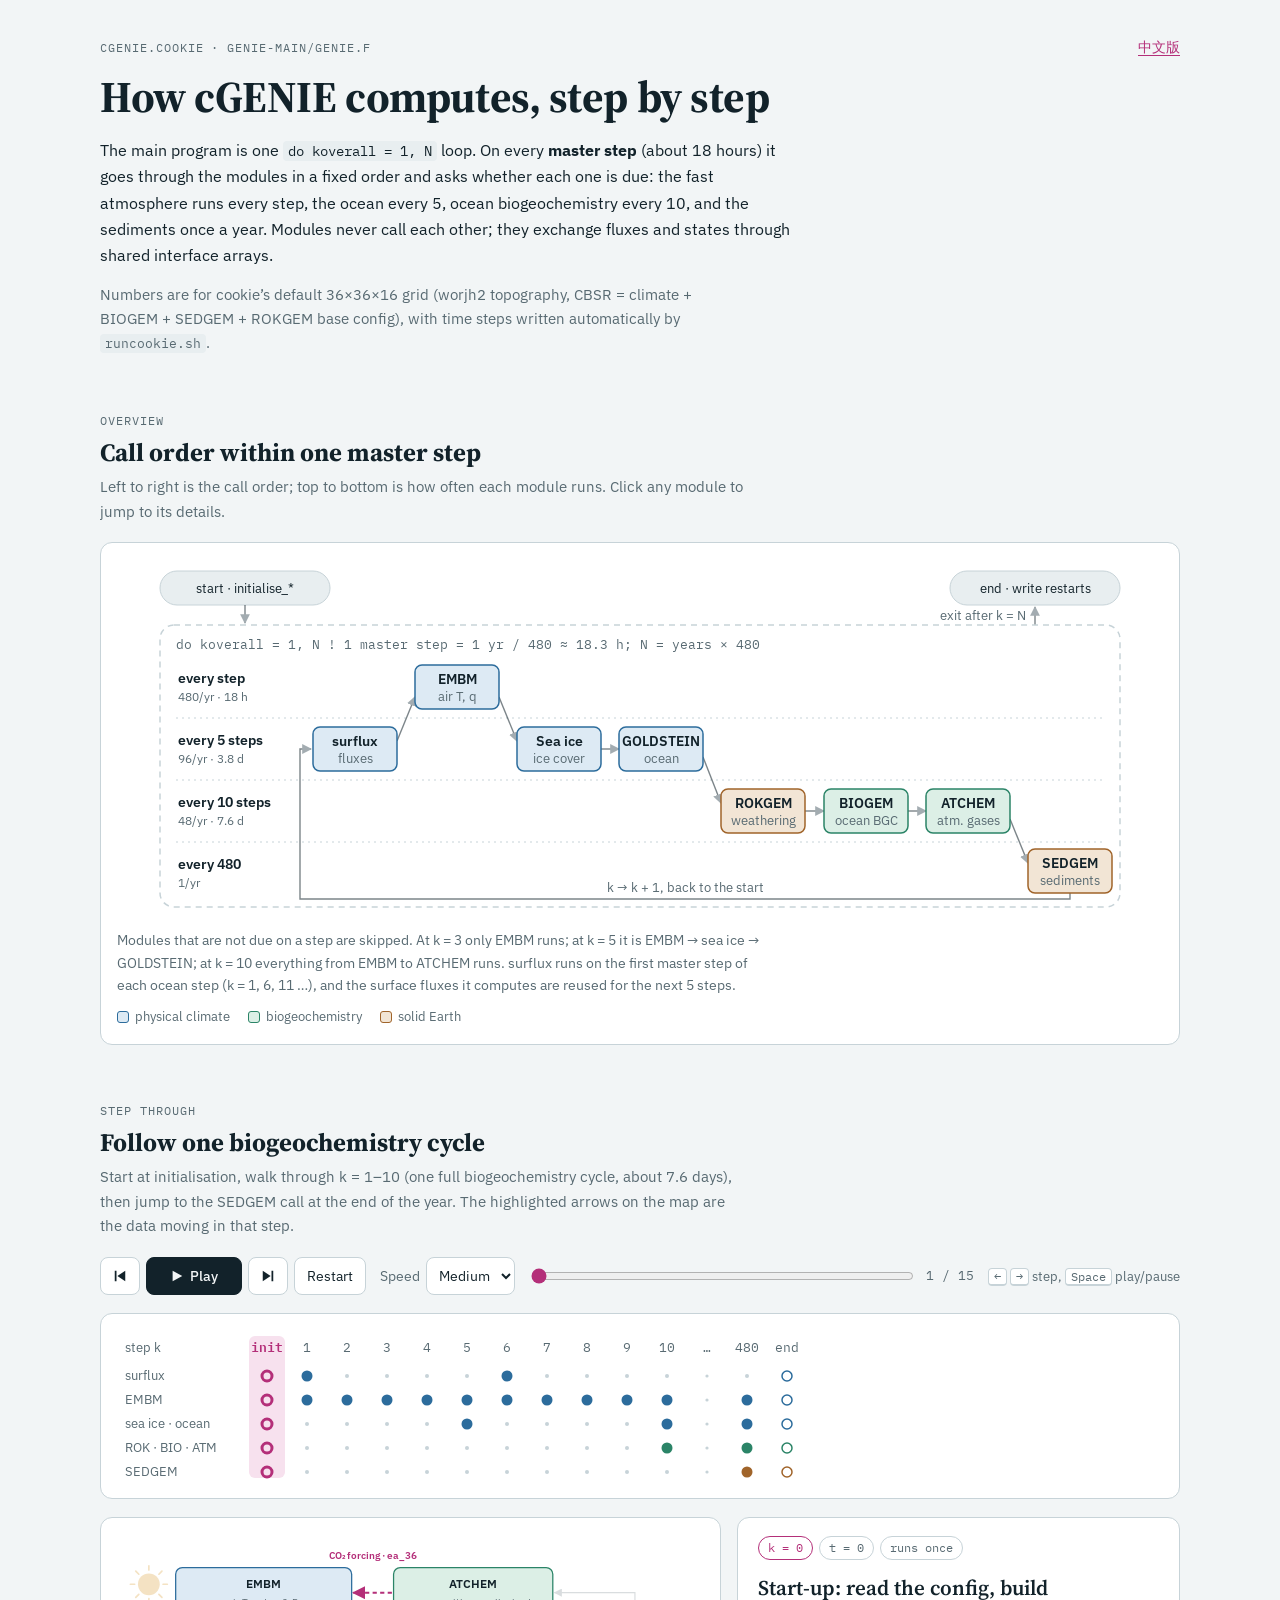
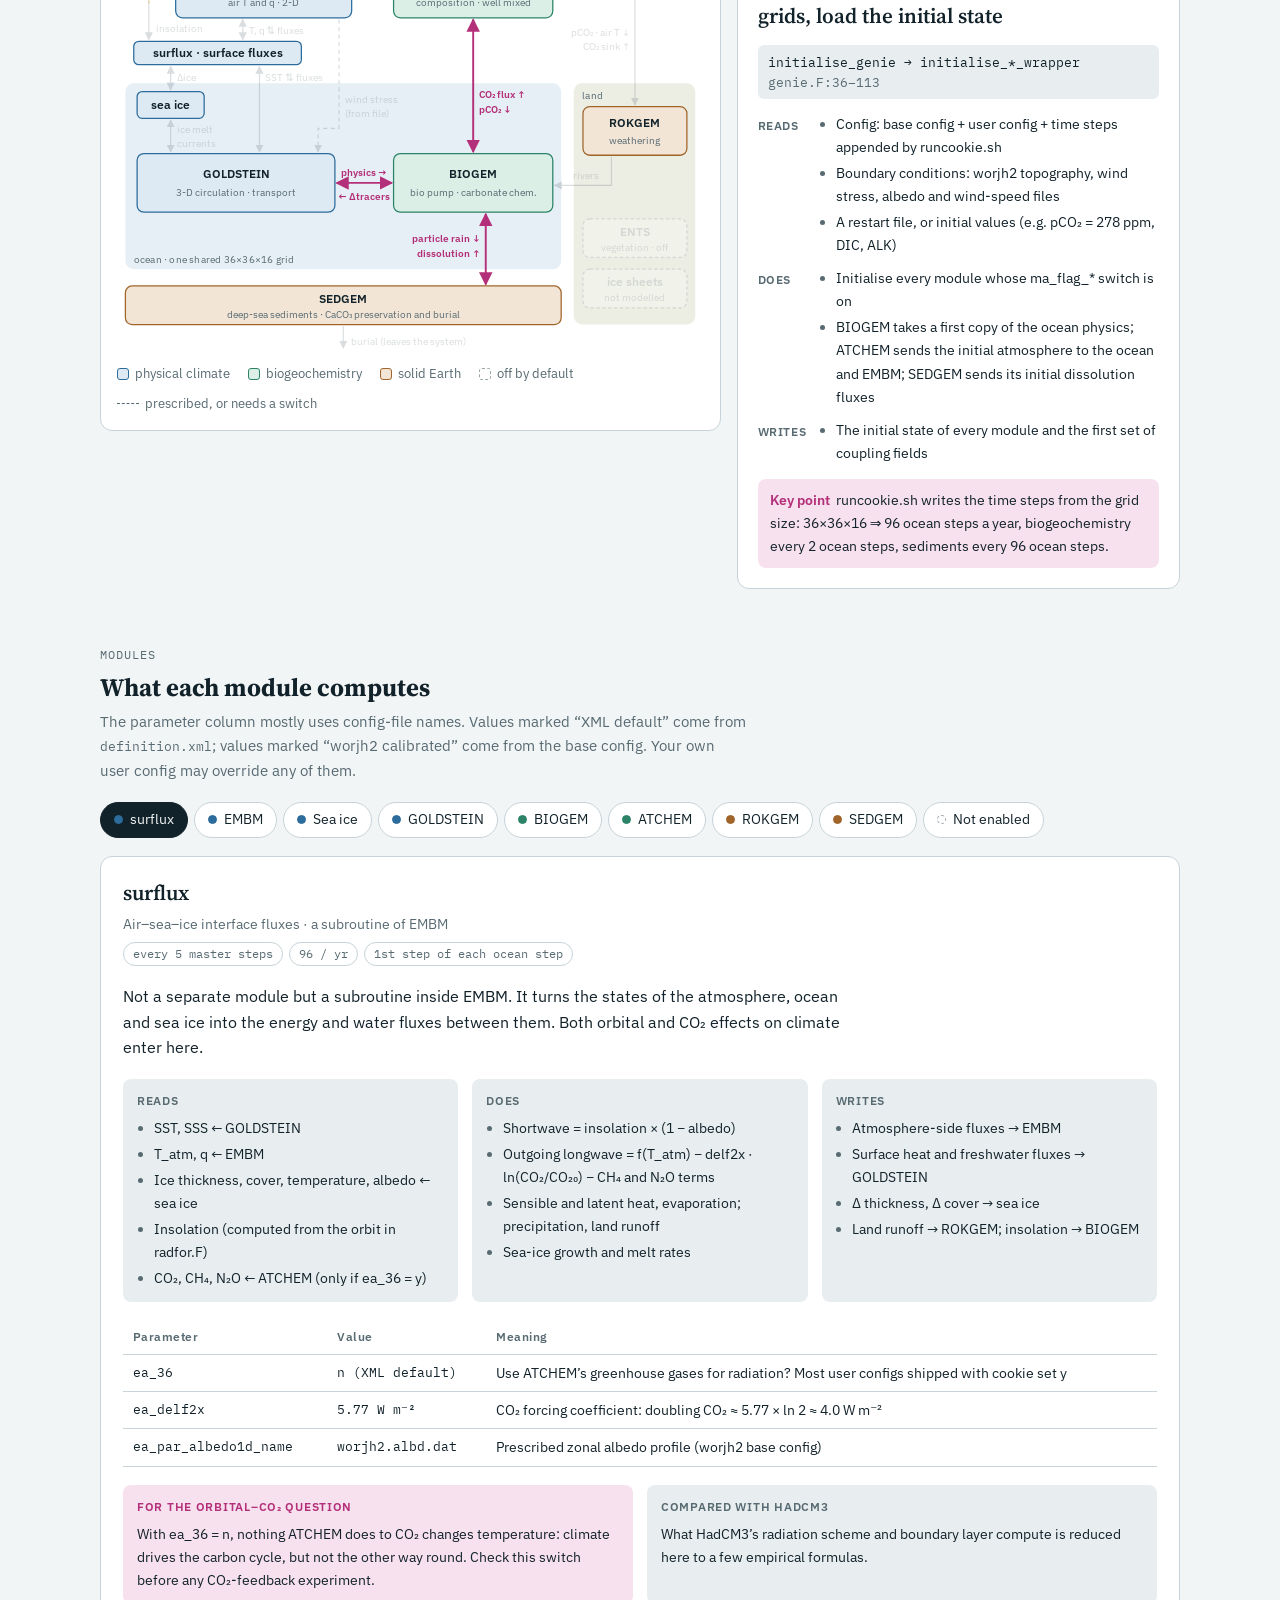
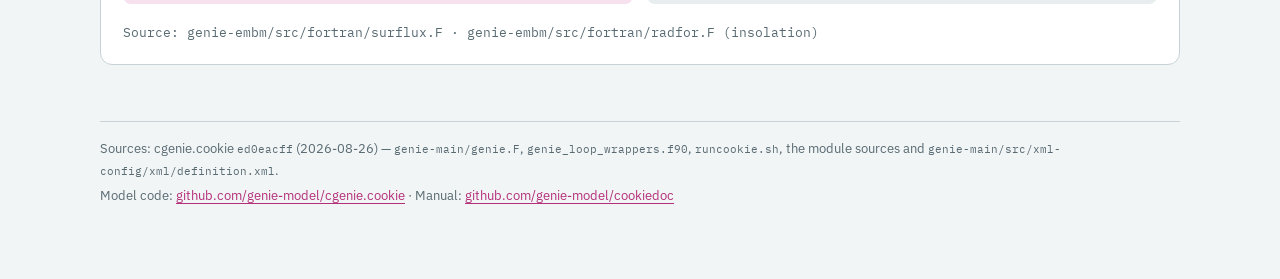
<file: cGENIE_timestep_walkthrough_en.html>
<!doctype html>
<html lang="en">
<head>
<meta charset="utf-8">
<meta name="viewport" content="width=device-width, initial-scale=1, viewport-fit=cover">
<meta name="description" content="Interactive walkthrough of how the cGENIE.cookie Earth system model steps through time: call order, module coupling and key parameters.">
<title>cGENIE Time-Step Walkthrough</title>
<link rel="preconnect" href="https://fonts.googleapis.com">
<link rel="preconnect" href="https://fonts.gstatic.com" crossorigin>
<link rel="stylesheet" href="https://fonts.googleapis.com/css2?family=IBM+Plex+Mono:wght@400;500&family=IBM+Plex+Sans:wght@400;500;600&family=Source+Serif+4:opsz,wght@8..60,600;8..60,700&display=swap">
<style>
/* Layout: one 1120px column — overview flowchart → step player (module map + step card) → module detail tabs */
:root {
  --bg: #F2F5F6;
  --surface: #FFFFFF;
  --surface-2: #E8EEF0;
  --ink: #12222A;
  --muted: #586A72;
  --line: #C7D3D8;
  --phys: #2C6C9C;
  --phys-soft: #DDEAF4;
  --bgc: #2B8467;
  --bgc-soft: #DCEFE6;
  --geo: #A0642A;
  --geo-soft: #F2E5D5;
  --off: #9AA5AA;
  --signal: #B42F79;
  --signal-soft: #F7E1EE;
  --sun: #D99A2B;
  --zone-ocean: #E6EFF5;
  --zone-land: #ECEDE3;
  --font-display: "Source Serif 4", Georgia, "Times New Roman", serif;
  --font-body: "IBM Plex Sans", system-ui, -apple-system, "Segoe UI", sans-serif;
  --font-mono: "IBM Plex Mono", ui-monospace, "SFMono-Regular", Menlo, Consolas, monospace;
}
@media (prefers-color-scheme: dark) {
  :root:not([data-theme="light"]) {
    --bg: #0C1418; --surface: #131E24; --surface-2: #1A2830; --ink: #E2EBEE; --muted: #93A3AB; --line: #2A3A43;
    --phys: #72B1E0; --phys-soft: #15304A; --bgc: #5DC3A0; --bgc-soft: #11352A; --geo: #D9A262; --geo-soft: #3A2A18;
    --off: #5D6A70; --signal: #F06BB4; --signal-soft: #3D1A2E; --sun: #E7B04C; --zone-ocean: #10202B; --zone-land: #1A1F17;
    color-scheme: dark;
  }
}
:root[data-theme="dark"] {
  --bg: #0C1418; --surface: #131E24; --surface-2: #1A2830; --ink: #E2EBEE; --muted: #93A3AB; --line: #2A3A43;
  --phys: #72B1E0; --phys-soft: #15304A; --bgc: #5DC3A0; --bgc-soft: #11352A; --geo: #D9A262; --geo-soft: #3A2A18;
  --off: #5D6A70; --signal: #F06BB4; --signal-soft: #3D1A2E; --sun: #E7B04C; --zone-ocean: #10202B; --zone-land: #1A1F17;
  color-scheme: dark;
}

* { box-sizing: border-box; }
body { background: var(--bg); color: var(--ink); font-family: var(--font-body); font-size: 15px; line-height: 1.65; }
.wrap { max-width: 1120px; margin: 0 auto; padding-inline: 20px; padding-block: 36px 72px; display: grid; gap: 56px; }
@media (max-width: 480px) { .wrap { padding-inline: 16px; } }

h1, h2, h3 { font-family: var(--font-display); text-wrap: balance; margin: 0; color: var(--ink); }
h1 { font-size: clamp(30px, 4.4vw, 44px); line-height: 1.15; font-weight: 700; letter-spacing: -0.01em; }
h2 { font-size: 25px; line-height: 1.3; font-weight: 700; }
h3 { font-size: 21px; line-height: 1.35; font-weight: 600; }
p { margin: 0; }
code, .mono { font-family: var(--font-mono); font-size: 0.88em; }
a { color: var(--signal); text-underline-offset: 3px; }
.eyebrow { font-family: var(--font-mono); font-size: 12px; letter-spacing: 0.08em; text-transform: uppercase; color: var(--muted); }

header { display: grid; gap: 14px; }
.lede { max-width: 70ch; color: var(--ink); font-size: 16px; }
.lede + .lede { color: var(--muted); font-size: 14.5px; }
.lede code { background: var(--surface-2); padding: 1px 5px; border-radius: 4px; }

section { display: grid; gap: 18px; }
.sec-head { display: grid; gap: 6px; }
.sec-head p { color: var(--muted); max-width: 72ch; }

figure { margin: 0; display: grid; gap: 10px; }
.panel { background: var(--surface); border: 1px solid var(--line); border-radius: 12px; padding: 16px; min-width: 0; }
.scroll { overflow-x: auto; -webkit-overflow-scrolling: touch; }
figcaption { color: var(--muted); font-size: 13.5px; max-width: 82ch; }
.legend { display: flex; flex-wrap: wrap; gap: 8px 18px; font-size: 13px; color: var(--muted); align-items: center; }
.legend span { display: inline-flex; align-items: center; gap: 6px; }
.sw { width: 12px; height: 12px; border-radius: 3px; border: 1.5px solid; display: inline-block; }
.sw.phys { background: var(--phys-soft); border-color: var(--phys); }
.sw.bgc { background: var(--bgc-soft); border-color: var(--bgc); }
.sw.geo { background: var(--geo-soft); border-color: var(--geo); }
.sw.off { border-color: var(--off); border-style: dashed; }
.sw.dash { width: 22px; height: 0; border-radius: 0; border-width: 1.5px 0 0; border-style: dashed; border-color: var(--muted); }

/* ---------- SVG shared ---------- */
svg { display: block; }
svg text { font-family: var(--font-body); fill: var(--ink); }
.n rect { stroke-width: 1.5; transition: opacity .25s, stroke-width .2s; }
.n.phys rect { fill: var(--phys-soft); stroke: var(--phys); }
.n.bgc rect { fill: var(--bgc-soft); stroke: var(--bgc); }
.n.geo rect { fill: var(--geo-soft); stroke: var(--geo); }
.n.off rect { fill: var(--surface); stroke: var(--off); stroke-dasharray: 4 3; }
.n .t1 { font-size: 14px; font-weight: 600; }
.n .t2 { font-size: 12.5px; fill: var(--muted); }
.n.off text { fill: var(--off); }
.n[data-tab] { cursor: pointer; }
.n[data-tab]:hover rect { stroke-width: 2.5; }
.n[data-tab]:focus { outline: none; }
.n[data-tab]:focus-visible rect { stroke: var(--signal); stroke-width: 3; }
.e path { fill: none; stroke: var(--muted); stroke-width: 1.4; }
.e.dash path { stroke-dasharray: 5 4; }
.e text { font-size: 12.5px; fill: var(--muted); }
.ah { fill: var(--muted); }
.ah-on { fill: var(--signal); }
.zone { stroke: none; }
.zone.ocean { fill: var(--zone-ocean); }
.zone.land { fill: var(--zone-land); }
.zlabel { font-size: 12.5px; fill: var(--muted); letter-spacing: 0.02em; }

/* overview flow */
#flow { width: 100%; max-width: 1000px; min-width: 760px; height: auto; margin-inline: auto; }
.frame { fill: none; stroke: var(--line); stroke-width: 1.5; stroke-dasharray: 6 5; }
.frametitle { font-family: var(--font-mono) !important; font-size: 12.5px; fill: var(--muted) !important; }
.lane-sep { stroke: var(--line); stroke-dasharray: 2 4; }
.lane-name { font-size: 14px; font-weight: 600; }
.lane-sub { font-size: 12px; fill: var(--muted) !important; }
.pill rect { fill: var(--surface-2); stroke: var(--line); }
.pill text { font-size: 13px; }
.seq path { fill: none; stroke: var(--ink); stroke-width: 1.4; opacity: .55; }
.loopnote { font-size: 12.5px; fill: var(--muted) !important; }

/* module map */
#map { width: 100%; max-width: 700px; min-width: 560px; height: auto; margin-inline: auto; }
.sun circle { fill: var(--sun); }
.sun line { stroke: var(--sun); stroke-width: 2; stroke-linecap: round; }
.sun { transition: opacity .25s; }
#map.stepping .n, #map.stepping .sun { opacity: .28; }
#map.stepping .n.on, #map.stepping .sun.on { opacity: 1; }
#map .n.cur rect { stroke: var(--signal); stroke-width: 3; }
#map.stepping .e { opacity: .22; transition: opacity .25s; }
#map.stepping .e.on { opacity: 1; }
#map .e.on path { stroke: var(--signal); stroke-width: 2.3; }
#map .e.on text { fill: var(--signal); font-weight: 600; }

/* tick track */
#track { width: 100%; max-width: 720px; min-width: 640px; height: auto; }
.colbg { fill: transparent; transition: fill .2s; }
.col.on .colbg { fill: var(--signal-soft); }
.col { cursor: pointer; }
.col:focus { outline: none; }
.col:focus-visible .colbg { stroke: var(--signal); stroke-width: 2; }
.kh { font-family: var(--font-mono) !important; font-size: 12.5px; fill: var(--muted) !important; }
.col.on .kh { fill: var(--signal) !important; font-weight: 600; }
.rowlab { font-size: 12.5px; fill: var(--muted) !important; }
.dot.phys { fill: var(--phys); } .dot.bgc { fill: var(--bgc); } .dot.geo { fill: var(--geo); }
.dot.ring { fill: none; stroke-width: 1.5; }
.dot.ring.phys { stroke: var(--phys); } .dot.ring.bgc { stroke: var(--bgc); } .dot.ring.geo { stroke: var(--geo); }
.dot.no { fill: var(--line); }
#track .dot.cur { stroke: var(--signal); stroke-width: 3; }

/* ---------- player ---------- */
.controls { display: flex; flex-wrap: wrap; gap: 10px 14px; align-items: center; }
.btns { display: flex; gap: 6px; }
button { font: inherit; }
.btn { height: 38px; min-width: 38px; padding: 0 12px; border-radius: 8px; border: 1px solid var(--line); background: var(--surface); color: var(--ink); cursor: pointer; display: inline-flex; align-items: center; justify-content: center; gap: 6px; font-size: 14px; }
.btn:hover { border-color: var(--muted); }
.btn:focus-visible, select:focus-visible, input[type=range]:focus-visible, .tab:focus-visible, .open-tab:focus-visible { outline: 2px solid var(--signal); outline-offset: 2px; }
.btn.primary { background: var(--ink); color: var(--bg); border-color: var(--ink); min-width: 96px; font-weight: 500; }
.btn svg { width: 14px; height: 14px; }
.btn svg path, .btn svg rect { fill: currentColor; }
.speed { display: inline-flex; align-items: center; gap: 6px; font-size: 13.5px; color: var(--muted); }
select { font: inherit; font-size: 14px; height: 38px; border-radius: 8px; border: 1px solid var(--line); background: var(--surface); color: var(--ink); padding: 0 8px; }
.scrub { flex: 1 1 220px; display: flex; align-items: center; gap: 10px; min-width: 0; }
.scrub input { flex: 1; min-width: 0; accent-color: var(--signal); }
.count { font-family: var(--font-mono); font-size: 13px; color: var(--muted); font-variant-numeric: tabular-nums; white-space: nowrap; }
.kbd-hint { font-size: 12.5px; color: var(--muted); }
kbd { font-family: var(--font-mono); font-size: 11.5px; border: 1px solid var(--line); border-bottom-width: 2px; border-radius: 4px; padding: 0 5px; background: var(--surface); }

.stage { display: grid; grid-template-columns: minmax(0, 7fr) minmax(0, 5fr); gap: 16px; align-items: start; }
@media (max-width: 920px) { .stage { grid-template-columns: minmax(0, 1fr); } }

.card { background: var(--surface); border: 1px solid var(--line); border-radius: 12px; padding: 18px 20px 20px; display: grid; gap: 14px; min-width: 0; position: relative; overflow: hidden; }
.timer { position: absolute; left: 0; top: 0; height: 3px; width: 100%; background: transparent; }
.timer i { display: block; height: 100%; width: 0; background: var(--signal); }
.timer.run i { animation: fillbar var(--dur, 5s) linear forwards; }
@keyframes fillbar { from { width: 0; } to { width: 100%; } }
.meta { display: flex; flex-wrap: wrap; gap: 6px; }
.chip { font-family: var(--font-mono); font-size: 12px; border: 1px solid var(--line); border-radius: 999px; padding: 1px 9px; color: var(--muted); white-space: nowrap; }
.chip.k { color: var(--signal); border-color: var(--signal); }
.call { font-family: var(--font-mono); font-size: 12.5px; background: var(--surface-2); border-radius: 6px; padding: 7px 10px; overflow-wrap: anywhere; line-height: 1.6; }
.call .src { color: var(--muted); }
.io { display: grid; gap: 10px; margin: 0; }
.io > div { display: grid; grid-template-columns: 52px minmax(0, 1fr); gap: 10px; }
.io dt { font-size: 12px; font-weight: 600; color: var(--muted); letter-spacing: 0.05em; text-transform: uppercase; padding-top: 3px; }
.io dd { margin: 0; }
.io ul, .mod ul { margin: 0; padding-left: 1.1em; display: grid; gap: 3px; }
.io li, .mod li { font-size: 14px; }
.io li::marker, .mod li::marker { color: var(--muted); }
.note { background: var(--signal-soft); border-radius: 8px; padding: 10px 12px; font-size: 14px; }
.note b { color: var(--signal); font-weight: 600; margin-right: 6px; }
.open-tab { justify-self: start; background: none; border: 0; padding: 0; color: var(--signal); cursor: pointer; font-size: 14px; font-weight: 500; text-decoration: underline; text-underline-offset: 3px; }

/* ---------- module tabs ---------- */
.tabs { display: flex; flex-wrap: wrap; gap: 6px; }
.tab { display: inline-flex; align-items: center; gap: 7px; height: 36px; padding: 0 13px; border-radius: 999px; border: 1px solid var(--line); background: var(--surface); color: var(--ink); cursor: pointer; font-size: 14px; }
.tab .d { width: 9px; height: 9px; border-radius: 50%; border: 1.5px solid; }
.tab .d.phys { background: var(--phys); border-color: var(--phys); }
.tab .d.bgc { background: var(--bgc); border-color: var(--bgc); }
.tab .d.geo { background: var(--geo); border-color: var(--geo); }
.tab .d.off { border-color: var(--off); border-style: dashed; }
.tab[aria-selected="true"] { background: var(--ink); color: var(--bg); border-color: var(--ink); }
.mod { background: var(--surface); border: 1px solid var(--line); border-radius: 12px; padding: 22px; display: grid; gap: 18px; min-width: 0; }
.mod-head { display: grid; gap: 6px; }
.mod-head .full { color: var(--muted); font-size: 14px; }
.mod .lead { font-size: 15.5px; max-width: 74ch; }
.cols3 { display: grid; grid-template-columns: repeat(3, minmax(0, 1fr)); gap: 14px; }
@media (max-width: 760px) { .cols3 { grid-template-columns: minmax(0, 1fr); } }
.box { background: var(--surface-2); border-radius: 8px; padding: 12px 14px; display: grid; gap: 6px; align-content: start; min-width: 0; }
.box h4 { margin: 0; font-size: 12px; letter-spacing: 0.06em; text-transform: uppercase; color: var(--muted); font-weight: 600; }
table { border-collapse: collapse; width: 100%; font-size: 13.5px; }
th, td { text-align: left; padding: 7px 10px; border-bottom: 1px solid var(--line); vertical-align: top; }
th { font-size: 12px; color: var(--muted); font-weight: 600; letter-spacing: 0.04em; }
td.k { font-family: var(--font-mono); font-size: 12.5px; white-space: nowrap; }
td.v { font-family: var(--font-mono); font-size: 12.5px; font-variant-numeric: tabular-nums; }
.tablewrap { overflow-x: auto; }
.pair { display: grid; grid-template-columns: repeat(2, minmax(0, 1fr)); gap: 14px; }
@media (max-width: 760px) { .pair { grid-template-columns: minmax(0, 1fr); } }
.pair .box p { font-size: 14px; }
.box.rel { background: var(--signal-soft); }
.box.rel h4 { color: var(--signal); }
.srcs { font-family: var(--font-mono); font-size: 12.5px; color: var(--muted); overflow-wrap: anywhere; }

footer { color: var(--muted); font-size: 13px; display: grid; gap: 4px; border-top: 1px solid var(--line); padding-top: 16px; }

@media (prefers-reduced-motion: reduce) {
  * { transition: none !important; }
  .timer { display: none; }
}
</style>
<style>
html { color-scheme: light; }
[hidden] { display: none !important; }
body { margin: 0; }
img { max-width: 100%; }
a { color: var(--signal); text-underline-offset: 3px; }
.toprow { display: flex; justify-content: space-between; align-items: baseline; gap: 12px; flex-wrap: wrap; }
.lang { font-size: 13.5px; color: var(--signal); text-underline-offset: 3px; }
</style>
</head>
<body>
<div class="wrap">

<header>
  <div class="toprow"><div class="eyebrow">cGENIE.cookie · genie-main/genie.F</div><a class="lang" href="zh.html" hreflang="zh-CN" lang="zh-CN">中文版</a></div>
  <h1>How cGENIE computes, step by step</h1>
  <p class="lede">The main program is one <code>do koverall = 1, N</code> loop. On every <strong>master step</strong> (about 18 hours) it goes through the modules in a fixed order and asks whether each one is due: the fast atmosphere runs every step, the ocean every 5, ocean biogeochemistry every 10, and the sediments once a year. Modules never call each other; they exchange fluxes and states through shared interface arrays.</p>
  <p class="lede">Numbers are for cookie’s default 36×36×16 grid (worjh2 topography, CBSR = climate + BIOGEM + SEDGEM + ROKGEM base config), with time steps written automatically by <code>runcookie.sh</code>.</p>
</header>

<!-- ============ 1. OVERVIEW ============ -->
<section aria-labelledby="h-over">
  <div class="sec-head">
    <div class="eyebrow">Overview</div>
    <h2 id="h-over">Call order within one master step</h2>
    <p>Left to right is the call order; top to bottom is how often each module runs. Click any module to jump to its details.</p>
  </div>
  <figure class="panel">
    <div class="scroll">
      <svg id="flow" viewBox="0 0 1000 360" role="group" aria-label="cGENIE main loop: on each master step the modules are checked in the order surflux, EMBM, sea ice, GOLDSTEIN, ROKGEM, BIOGEM, ATCHEM, SEDGEM; the four groups run every step, every 5, every 10 and every 480 steps">
        <defs>
          <marker id="fa" viewBox="0 0 10 10" refX="9" refY="5" markerWidth="7" markerHeight="7" orient="auto-start-reverse"><path d="M0,0 L10,5 L0,10 z" class="ah"/></marker>
        </defs>
        <g class="pill"><rect x="20" y="12" width="170" height="34" rx="17"/><text x="105" y="34" text-anchor="middle">start · initialise_*</text></g>
        <g class="pill"><rect x="810" y="12" width="170" height="34" rx="17"/><text x="895" y="34" text-anchor="middle">end · write restarts</text></g>
        <g class="seq"><path d="M105,46 V64" marker-end="url(#fa)"/><path d="M895,66 V48" marker-end="url(#fa)"/></g>
        <text class="loopnote" x="886" y="61" text-anchor="end">exit after k = N</text>
        <rect class="frame" x="20" y="66" width="960" height="282" rx="14"/>
        <text class="frametitle" x="36" y="90">do koverall = 1, N    ! 1 master step = 1 yr / 480 ≈ 18.3 h;  N = years × 480</text>
        <line class="lane-sep" x1="36" y1="159" x2="964" y2="159"/>
        <line class="lane-sep" x1="36" y1="221" x2="964" y2="221"/>
        <line class="lane-sep" x1="36" y1="283" x2="964" y2="283"/>
        <text class="lane-name" x="38" y="124">every step</text><text class="lane-sub" x="38" y="142">480/yr · 18 h</text>
        <text class="lane-name" x="38" y="186">every 5 steps</text><text class="lane-sub" x="38" y="204">96/yr · 3.8 d</text>
        <text class="lane-name" x="38" y="248">every 10 steps</text><text class="lane-sub" x="38" y="266">48/yr · 7.6 d</text>
        <text class="lane-name" x="38" y="310">every 480</text><text class="lane-sub" x="38" y="328">1/yr</text>
        <g class="seq">
          <path d="M257,182 L275,138" marker-end="url(#fa)"/>
          <path d="M359,138 L377,182" marker-end="url(#fa)"/>
          <path d="M461,190 H479" marker-end="url(#fa)"/>
          <path d="M563,198 L581,244" marker-end="url(#fa)"/>
          <path d="M665,252 H684" marker-end="url(#fa)"/>
          <path d="M768,252 H786" marker-end="url(#fa)"/>
          <path d="M870,260 L888,304" marker-end="url(#fa)"/>
          <path d="M930,334 V340 H160 V190 H171" marker-end="url(#fa)"/>
        </g>
        <text class="loopnote" x="545" y="333" text-anchor="middle">k → k + 1, back to the start</text>
        <g class="n phys" data-tab="surflux" tabindex="0" role="button" aria-label="surflux details"><rect x="173" y="168" width="84" height="44" rx="7"/><text class="t1" x="215" y="187" text-anchor="middle">surflux</text><text class="t2" x="215" y="204" text-anchor="middle">fluxes</text></g>
        <g class="n phys" data-tab="embm" tabindex="0" role="button" aria-label="EMBM details"><rect x="275" y="106" width="84" height="44" rx="7"/><text class="t1" x="317" y="125" text-anchor="middle">EMBM</text><text class="t2" x="317" y="142" text-anchor="middle">air T, q</text></g>
        <g class="n phys" data-tab="seaice" tabindex="0" role="button" aria-label="sea ice details"><rect x="377" y="168" width="84" height="44" rx="7"/><text class="t1" x="419" y="187" text-anchor="middle">Sea ice</text><text class="t2" x="419" y="204" text-anchor="middle">ice cover</text></g>
        <g class="n phys" data-tab="goldstein" tabindex="0" role="button" aria-label="GOLDSTEIN details"><rect x="479" y="168" width="84" height="44" rx="7"/><text class="t1" x="521" y="187" text-anchor="middle">GOLDSTEIN</text><text class="t2" x="521" y="204" text-anchor="middle">ocean</text></g>
        <g class="n geo" data-tab="rokgem" tabindex="0" role="button" aria-label="ROKGEM details"><rect x="581" y="230" width="84" height="44" rx="7"/><text class="t1" x="623" y="249" text-anchor="middle">ROKGEM</text><text class="t2" x="623" y="266" text-anchor="middle">weathering</text></g>
        <g class="n bgc" data-tab="biogem" tabindex="0" role="button" aria-label="BIOGEM details"><rect x="684" y="230" width="84" height="44" rx="7"/><text class="t1" x="726" y="249" text-anchor="middle">BIOGEM</text><text class="t2" x="726" y="266" text-anchor="middle">ocean BGC</text></g>
        <g class="n bgc" data-tab="atchem" tabindex="0" role="button" aria-label="ATCHEM details"><rect x="786" y="230" width="84" height="44" rx="7"/><text class="t1" x="828" y="249" text-anchor="middle">ATCHEM</text><text class="t2" x="828" y="266" text-anchor="middle">atm. gases</text></g>
        <g class="n geo" data-tab="sedgem" tabindex="0" role="button" aria-label="SEDGEM details"><rect x="888" y="290" width="84" height="44" rx="7"/><text class="t1" x="930" y="309" text-anchor="middle">SEDGEM</text><text class="t2" x="930" y="326" text-anchor="middle">sediments</text></g>
      </svg>
    </div>
    <figcaption>Modules that are not due on a step are skipped. At k = 3 only EMBM runs; at k = 5 it is EMBM → sea ice → GOLDSTEIN; at k = 10 everything from EMBM to ATCHEM runs. surflux runs on the first master step of each ocean step (k = 1, 6, 11 …), and the surface fluxes it computes are reused for the next 5 steps.</figcaption>
    <div class="legend">
      <span><i class="sw phys"></i>physical climate</span>
      <span><i class="sw bgc"></i>biogeochemistry</span>
      <span><i class="sw geo"></i>solid Earth</span>
    </div>
  </figure>
</section>

<!-- ============ 2. PLAYER ============ -->
<section aria-labelledby="h-play">
  <div class="sec-head">
    <div class="eyebrow">Step through</div>
    <h2 id="h-play">Follow one biogeochemistry cycle</h2>
    <p>Start at initialisation, walk through k = 1–10 (one full biogeochemistry cycle, about 7.6 days), then jump to the SEDGEM call at the end of the year. The highlighted arrows on the map are the data moving in that step.</p>
  </div>

  <div class="controls" aria-label="Playback controls">
    <div class="btns">
      <button class="btn" id="bPrev" type="button" aria-label="Previous step"><svg viewBox="0 0 16 16" aria-hidden="true"><rect x="2" y="2" width="2" height="12"/><path d="M14 2 L5 8 L14 14 z"/></svg></button>
      <button class="btn primary" id="bPlay" type="button" aria-label="Play"><svg viewBox="0 0 16 16" aria-hidden="true" id="iPlay"><path d="M3 2 L14 8 L3 14 z"/></svg><span id="tPlay">Play</span></button>
      <button class="btn" id="bNext" type="button" aria-label="Next step"><svg viewBox="0 0 16 16" aria-hidden="true"><path d="M2 2 L11 8 L2 14 z"/><rect x="12" y="2" width="2" height="12"/></svg></button>
      <button class="btn" id="bReset" type="button">Restart</button>
    </div>
    <label class="speed" for="speed">Speed
      <select id="speed">
        <option value="8000">Slow</option>
        <option value="5000" selected>Medium</option>
        <option value="2500">Fast</option>
      </select>
    </label>
    <div class="scrub">
      <input type="range" id="scrub" min="0" max="14" value="0" step="1" aria-label="Jump to a step">
      <span class="count" id="count">1 / 15</span>
    </div>
    <span class="kbd-hint"><kbd>←</kbd> <kbd>→</kbd> step, <kbd>Space</kbd> play/pause</span>
  </div>

  <div class="panel scroll">
    <svg id="track" viewBox="0 0 720 152" role="group" aria-label="Master-step timeline: each column is a master step k, each row a group of modules; a dot means that group runs on that step"></svg>
  </div>

  <div class="stage">
    <figure class="panel">
      <div class="scroll">
        <svg id="map" class="stepping" viewBox="0 0 700 500" role="group" aria-label="cGENIE module map: EMBM and ATCHEM in the atmosphere, surflux at the air–sea interface, sea ice, GOLDSTEIN and BIOGEM in the ocean, SEDGEM on the sea floor, ROKGEM on land; arrows show what they exchange">
          <defs>
            <marker id="ah" viewBox="0 0 10 10" refX="9" refY="5" markerWidth="7" markerHeight="7" orient="auto-start-reverse"><path d="M0,0 L10,5 L0,10 z" class="ah"/></marker>
            <marker id="ahon" viewBox="0 0 10 10" refX="9" refY="5" markerWidth="7" markerHeight="7" orient="auto-start-reverse"><path d="M0,0 L10,5 L0,10 z" class="ah-on"/></marker>
          </defs>
          <rect class="zone ocean" x="10" y="178" width="520" height="222" rx="10"/>
          <text class="zlabel" x="20" y="392">ocean · one shared 36×36×16 grid</text>
          <rect class="zone land" x="545" y="178" width="145" height="288" rx="10"/>
          <text class="zlabel" x="555" y="197">land</text>

          <g class="e" data-edge="e-sun" data-ends="end"><path d="M38,80 V126"/><text x="46" y="117">insolation</text></g>
          <g class="e" data-edge="e-es" data-ends="both"><path d="M150,102 V126"/><text x="157" y="119">T, q ⇅ fluxes</text></g>
          <g class="e" data-edge="e-si" data-ends="both"><path d="M64,158 V186"/><text x="71" y="175">Δice</text></g>
          <g class="e" data-edge="e-so" data-ends="both"><path d="M170,158 V260"/><text x="177" y="175">SST ⇅ fluxes</text></g>
          <g class="e" data-edge="e-io" data-ends="both"><path d="M64,222 V260"/><text x="71" y="238">ice melt</text><text x="71" y="254">currents</text></g>
          <g class="e dash" data-edge="e-wind" data-ends="end"><path d="M265,102 V232 H240 V260"/><text x="272" y="202">wind stress</text><text x="272" y="218">(from file)</text></g>
          <g class="e" data-edge="e-gb" data-ends="both"><path d="M262,297 H328"/><text x="295" y="289" text-anchor="middle">physics →</text><text x="295" y="317" text-anchor="middle">← Δtracers</text></g>
          <g class="e" data-edge="e-ab" data-ends="both"><path d="M425,102 V260"/><text x="432" y="196">CO₂ flux ↑</text><text x="432" y="213">pCO₂ ↓</text></g>
          <g class="e dash" data-edge="e-rad" data-ends="end"><path d="M328,70 H282"/><text x="305" y="30" text-anchor="middle">CO₂ forcing · ea_36</text></g>
          <g class="e" data-edge="e-ar" data-ends="both"><path d="M522,70 H618 V204"/><text x="612" y="122" text-anchor="end">pCO₂ · air T ↓</text><text x="612" y="139" text-anchor="end">CO₂ sink ↑</text></g>
          <g class="e" data-edge="e-rb" data-ends="end"><path d="M590,266 V300 H522"/><text x="560" y="292" text-anchor="middle">rivers</text></g>
          <g class="e" data-edge="e-bs" data-ends="both"><path d="M440,334 V418"/><text x="434" y="368" text-anchor="end">particle rain ↓</text><text x="434" y="385" text-anchor="end">dissolution ↑</text></g>
          <g class="e" data-edge="e-burial" data-ends="end"><path d="M270,468 V494"/><text x="279" y="490">burial (leaves the system)</text></g>

          <g class="sun" data-node="sun">
            <circle cx="38" cy="60" r="13"/>
            <line x1="38" y1="38" x2="38" y2="43"/><line x1="38" y1="77" x2="38" y2="82"/>
            <line x1="16" y1="60" x2="21" y2="60"/><line x1="55" y1="60" x2="60" y2="60"/>
            <line x1="22.4" y1="44.4" x2="26" y2="48"/><line x1="50" y1="72" x2="53.6" y2="75.6"/>
            <line x1="53.6" y1="44.4" x2="50" y2="48"/><line x1="26" y1="72" x2="22.4" y2="75.6"/>
          </g>

          <g class="n phys" data-node="embm" data-tab="embm" tabindex="0" role="button" aria-label="EMBM details"><rect x="70" y="40" width="210" height="60" rx="8"/><text class="t1" x="175" y="65" text-anchor="middle">EMBM</text><text class="t2" x="175" y="86" text-anchor="middle">air T and q · 2-D</text></g>
          <g class="n bgc" data-node="atchem" data-tab="atchem" tabindex="0" role="button" aria-label="ATCHEM details"><rect x="330" y="40" width="190" height="60" rx="8"/><text class="t1" x="425" y="65" text-anchor="middle">ATCHEM</text><text class="t2" x="425" y="86" text-anchor="middle">composition · well mixed</text></g>
          <g class="n phys" data-node="surflux" data-tab="surflux" tabindex="0" role="button" aria-label="surflux details"><rect x="20" y="128" width="200" height="28" rx="6"/><text class="t1" x="120" y="147" text-anchor="middle">surflux · surface fluxes</text></g>
          <g class="n phys" data-node="seaice" data-tab="seaice" tabindex="0" role="button" aria-label="sea ice details"><rect x="24" y="188" width="80" height="32" rx="6"/><text class="t1" x="64" y="209" text-anchor="middle">sea ice</text></g>
          <g class="n phys" data-node="goldstein" data-tab="goldstein" tabindex="0" role="button" aria-label="GOLDSTEIN details"><rect x="24" y="262" width="236" height="70" rx="8"/><text class="t1" x="142" y="291" text-anchor="middle">GOLDSTEIN</text><text class="t2" x="142" y="313" text-anchor="middle">3-D circulation · transport</text></g>
          <g class="n bgc" data-node="biogem" data-tab="biogem" tabindex="0" role="button" aria-label="BIOGEM details"><rect x="330" y="262" width="190" height="70" rx="8"/><text class="t1" x="425" y="291" text-anchor="middle">BIOGEM</text><text class="t2" x="425" y="313" text-anchor="middle">bio pump · carbonate chem.</text></g>
          <g class="n geo" data-node="sedgem" data-tab="sedgem" tabindex="0" role="button" aria-label="SEDGEM details"><rect x="10" y="420" width="520" height="46" rx="8"/><text class="t1" x="270" y="440" text-anchor="middle">SEDGEM</text><text class="t2" x="270" y="458" text-anchor="middle">deep-sea sediments · CaCO₃ preservation and burial</text></g>
          <g class="n geo" data-node="rokgem" data-tab="rokgem" tabindex="0" role="button" aria-label="ROKGEM details"><rect x="556" y="206" width="124" height="58" rx="8"/><text class="t1" x="618" y="230" text-anchor="middle">ROKGEM</text><text class="t2" x="618" y="251" text-anchor="middle">weathering</text></g>
          <g class="n off" data-node="ents" data-tab="off" tabindex="0" role="button" aria-label="Modules not enabled"><rect x="556" y="340" width="124" height="46" rx="8"/><text class="t1" x="618" y="360" text-anchor="middle">ENTS</text><text class="t2" x="618" y="378" text-anchor="middle">vegetation · off</text></g>
          <g class="n off" data-node="icesheet" data-tab="off" tabindex="0" role="button" aria-label="Modules not enabled"><rect x="556" y="400" width="124" height="46" rx="8"/><text class="t1" x="618" y="420" text-anchor="middle">ice sheets</text><text class="t2" x="618" y="438" text-anchor="middle">not modelled</text></g>
        </svg>
      </div>
      <div class="legend">
        <span><i class="sw phys"></i>physical climate</span>
        <span><i class="sw bgc"></i>biogeochemistry</span>
        <span><i class="sw geo"></i>solid Earth</span>
        <span><i class="sw off"></i>off by default</span>
        <span><i class="sw dash"></i>prescribed, or needs a switch</span>
      </div>
    </figure>

    <article class="card" id="card" aria-live="polite">
      <div class="timer" id="timer"><i></i></div>
      <div class="meta" id="sMeta"></div>
      <h3 id="sTitle"></h3>
      <div class="call" id="sCall"></div>
      <dl class="io">
        <div><dt>Reads</dt><dd id="sIn"></dd></div>
        <div><dt>Does</dt><dd id="sCalc"></dd></div>
        <div><dt>Writes</dt><dd id="sOut"></dd></div>
      </dl>
      <p class="note" id="sNote"></p>
      <button class="open-tab" id="sOpen" type="button"></button>
    </article>
  </div>
</section>

<!-- ============ 3. MODULE TABS ============ -->
<section aria-labelledby="h-mod" id="modules">
  <div class="sec-head">
    <div class="eyebrow">Modules</div>
    <h2 id="h-mod">What each module computes</h2>
    <p>The parameter column mostly uses config-file names. Values marked “XML default” come from <code>definition.xml</code>; values marked “worjh2 calibrated” come from the base config. Your own user config may override any of them.</p>
  </div>
  <div class="tabs" role="tablist" aria-label="Modules" id="tabs"></div>
  <div id="panels"></div>
</section>

<footer>
  <span>Sources: cgenie.cookie <span class="mono">ed0eacff</span> (2026-08-26) — <span class="mono">genie-main/genie.F</span>, <span class="mono">genie_loop_wrappers.f90</span>, <span class="mono">runcookie.sh</span>, the module sources and <span class="mono">genie-main/src/xml-config/xml/definition.xml</span>.</span>
  <span>Model code: <a href="https://github.com/genie-model/cgenie.cookie">github.com/genie-model/cgenie.cookie</a> · Manual: <a href="https://github.com/genie-model/cookiedoc">github.com/genie-model/cookiedoc</a></span>
</footer>

</div>

<script>
(function () {
  const DAY = 365.25 / 480;
  const fmt = k => (k * DAY).toFixed(1);
  const ALL = ['embm','atchem','surflux','seaice','goldstein','biogem','sedgem','rokgem'];

  /* ---------------- steps ---------------- */
  const STEPS = [
    { cols:['init'], rows:['surflux','embm','ocn','bgc','sed'], nodes:ALL, cur:[], edges:['e-gb','e-ab','e-rad','e-bs'], tab:null,
      chips:['k = 0','t = 0','runs once'],
      title:'Start-up: read the config, build grids, load the initial state',
      call:'initialise_genie → initialise_*_wrapper', src:'genie.F:36–113',
      in:['Config: base config + user config + time steps appended by runcookie.sh','Boundary conditions: worjh2 topography, wind stress, albedo and wind-speed files','A restart file, or initial values (e.g. pCO₂ = 278 ppm, DIC, ALK)'],
      calc:['Initialise every module whose ma_flag_* switch is on','BIOGEM takes a first copy of the ocean physics; ATCHEM sends the initial atmosphere to the ocean and EMBM; SEDGEM sends its initial dissolution fluxes'],
      out:['The initial state of every module and the first set of coupling fields'],
      note:'runcookie.sh writes the time steps from the grid size: 36×36×16 ⇒ 96 ocean steps a year, biogeochemistry every 2 ocean steps, sediments every 96 ocean steps.' },

    { cols:[1], rows:['surflux'], nodes:['surflux','embm','seaice','goldstein','atchem','sun'], cur:['surflux'], edges:['e-sun','e-es','e-si','e-so','e-rad'], tab:'surflux',
      chips:['k = 1','≈ '+fmt(1)+' d','1st step of each ocean step'],
      title:'surflux: fluxes between ocean, atmosphere and ice',
      call:'call surflux_wrapper', src:'genie.F:279  if (mod(koverall,kocn_loop) == 1)',
      in:['SST, SSS ← GOLDSTEIN','T_atm, q ← EMBM','Ice thickness, cover, temperature, albedo ← sea ice','Insolation (seasonal and latitudinal, precomputed from the orbit)','CO₂ ← ATCHEM (only if ea_36 = y)'],
      calc:['Shortwave = insolation × (1 − albedo)','Outgoing longwave = f(T_atm) − delf2x · ln(CO₂ / CO₂₀)','Sensible and latent heat, evaporation, precipitation, runoff; sea-ice growth rates'],
      out:['Atmosphere-side fluxes → EMBM','Surface heat and freshwater fluxes → GOLDSTEIN','Δ thickness, Δ cover → sea ice'],
      note:'These fluxes are computed once and reused for the next 5 master steps, until k = 6. Both the orbit and CO₂ reach the climate here.' },

    { cols:[1], rows:['embm'], nodes:['embm','surflux'], cur:['embm'], edges:['e-es'], tab:'embm',
      chips:['k = 1','≈ '+fmt(1)+' d','every step'],
      title:'EMBM: the atmosphere takes one step',
      call:'call embm_wrapper', src:'genie.F:299  if (mod(koverall,katm_loop) == 0), katm_loop = 1',
      in:['Atmosphere-side fluxes from surflux','Prescribed winds uncep / vncep (for advection)'],
      calc:['Solve 2-D advection–diffusion for T and q, advancing about 18 hours','Humidity above rmax × saturation is removed as precipitation; the latent heat warms the air','No clouds, no momentum equation'],
      out:['New T_atm, q → the next surflux call','Wind stress (read from file, passed to the ocean unchanged)'],
      note:'The atmosphere step is one fifth of the ocean step: EMBM runs every master step, the ocean every 5.' },

    { cols:[2,3,4,5], rows:['embm'], nodes:['embm','surflux'], cur:['embm'], edges:['e-es'], tab:'embm',
      chips:['k = 2 → 5',fmt(2)+' → '+fmt(5)+' d','every step'],
      title:'The atmosphere runs 4 more steps on its own',
      call:'call embm_wrapper  × 4', src:'genie.F:299',
      in:['The same fluxes surflux computed at k = 1'],
      calc:['EMBM advances 4 more steps with the same surface fluxes','Ocean, sea ice and biogeochemistry stay frozen meanwhile'],
      out:['T_atm, q at k = 5'],
      note:'This is multi-rate coupling: the fast atmosphere iterates on its own between ocean updates.' },

    { cols:[5], rows:['ocn'], nodes:['seaice','surflux','goldstein'], cur:['seaice'], edges:['e-si','e-io'], tab:'seaice',
      chips:['k = 5','≈ '+fmt(5)+' d','every 5 steps'],
      title:'Sea ice: grow, melt, drift',
      call:'call gold_seaice_wrapper', src:'genie.F:397  if (mod(koverall,ksic_loop) == 0)',
      in:['Δ thickness, Δ cover ← surflux (computed at k = 1)','Surface currents u, v ← GOLDSTEIN'],
      calc:['Thermodynamics: update thickness and cover from the growth/melt rates','Dynamics: ice is advected by the surface currents, plus horizontal diffusion'],
      out:['Thickness, cover, ice temperature, albedo → the next surflux call','Freshwater and heat from freezing and melting → GOLDSTEIN'],
      note:'The ice–albedo feedback closes here: ice cover changes the shortwave absorbed in surflux, which changes the next growth rate.' },

    { cols:[5], rows:['ocn'], nodes:['goldstein','surflux','seaice','embm'], cur:['goldstein'], edges:['e-so','e-io','e-wind'], tab:'goldstein',
      chips:['k = 5','≈ '+fmt(5)+' d','every 5 steps'],
      title:'GOLDSTEIN: the ocean takes one step',
      call:'call goldstein_wrapper', src:'genie.F:411  if (mod(koverall,kocn_loop) == 0)',
      in:['Surface heat and freshwater fluxes ← surflux','Ice-melt fluxes ← sea ice','Wind stress ← EMBM (prescribed)'],
      calc:['Solve frictional-geostrophic balance for the 3-D flow (rigid lid)','Advect, diffuse (isopycnal + vertical) and convectively adjust T, S and every biogeochemical tracer (DIC, ALK, PO₄, O₂ …)','One ocean step ≈ 3.8 days'],
      out:['SST, SSS → surflux','Surface currents → sea ice','T, S, flow, mixed-layer depth → BIOGEM (picked up when BIOGEM runs)'],
      note:'GOLDSTEIN moves the biogeochemical tracers; BIOGEM only does the reactions. This config carries 14 tracers: T, S and 12 biogeochemical ones.' },

    { cols:[6], rows:['surflux'], nodes:['surflux','embm','seaice','goldstein','atchem','sun'], cur:['surflux'], edges:['e-sun','e-es','e-si','e-so','e-rad'], tab:'surflux',
      chips:['k = 6','≈ '+fmt(6)+' d','1st step of each ocean step'],
      title:'The second ocean step begins: recompute the surface fluxes',
      call:'call surflux_wrapper', src:'genie.F:279',
      in:['SST, sea ice and air T, q as updated at k = 5'],
      calc:['Same as k = 1: recompute every interface flux from the new state'],
      out:['A new set of fluxes for k = 6–10'],
      note:'From here, k = 6–10 repeats the physics of k = 1–5.' },

    { cols:[6,7,8,9,10], rows:['embm','ocn'], nodes:['embm','seaice','goldstein','surflux'], cur:['embm','seaice','goldstein'], edges:['e-es','e-si','e-so','e-io','e-wind'], tab:'goldstein',
      chips:['k = 6 → 10','→ '+fmt(10)+' d','physics'],
      title:'Atmosphere 5 steps; sea ice and ocean 1 step each',
      call:'embm_wrapper × 5 → gold_seaice_wrapper → goldstein_wrapper', src:'genie.F:299–418',
      in:['The interface fluxes from k = 6'],
      calc:['EMBM every step; at k = 10 sea ice and GOLDSTEIN advance one step each'],
      out:['The full physical state at k = 10'],
      note:'By k = 10 the ocean has taken 2 steps (≈ 7.6 days), so mod(k, 2 × 5) = 0 and the biogeochemistry modules are due.' },

    { cols:[10], rows:['bgc'], nodes:['rokgem','atchem','biogem'], cur:['rokgem'], edges:['e-ar','e-rb'], tab:'rokgem',
      chips:['k = 10','≈ '+fmt(10)+' d','every 10 steps'],
      title:'ROKGEM: weathering on land',
      call:'call rokgem_wrapper → cpl_flux_rokatm → cpl_flux_rokocn', src:'genie.F:454–480',
      in:['pCO₂, air temperature ← ATCHEM interface array','Land runoff ← surflux'],
      calc:['Carbonate and silicate weathering fluxes','Volcanic CO₂ outgassing','Optional: weathering that responds to temperature and runoff (the silicate weathering feedback)'],
      out:['CO₂ sources and sinks → ATCHEM','River ALK, DIC, Ca → BIOGEM (coastal cells)'],
      note:'The XML defaults set weathering and outgassing to 0 and leave temperature dependence off. ROKGEM opens the system: over long times, weathering input balances sediment burial.' },

    { cols:[10], rows:['bgc'], nodes:['biogem','goldstein','atchem','sedgem','rokgem'], cur:['biogem'], edges:['e-gb','e-ab','e-bs','e-rb'], tab:'biogem',
      chips:['k = 10','≈ '+fmt(10)+' d','every 10 steps'],
      title:'BIOGEM: chemistry and biology in the ocean',
      call:'call biogem_forcing_wrapper → biogem_wrapper', src:'genie.F:545–555',
      in:['T, S, flow, ice cover, insolation (from the last biogem_climate call)','Atmospheric pCO₂ ← ATCHEM','Dissolution flux ← SEDGEM; weathering input ← ROKGEM'],
      calc:['① Water-column remineralisation: the previous step’s particles are broken down with depth; DOM decays','② Carbonate chemistry: solve pH, CO₃²⁻, Ω and surface pCO₂ from DIC, ALK, T, S','③ Air–sea exchange: flux ∝ k(wind speed) × partial-pressure difference','④ Add the weathering input','⑤ Surface production: PO₄ uptake × light × ice-free fraction; 66 % goes to DOM, the rest sinks as POC and CaCO₃'],
      out:['Biogeochemical tracer increments for every cell','Air–sea fluxes','Particle rain reaching the sea floor'],
      note:'This is where temperature affects CO₂: through solubility (② ③) and, if temperature-dependent remineralisation is switched on, through ①.' },

    { cols:[10], rows:['bgc'], nodes:['biogem','goldstein','atchem','sedgem'], cur:['biogem'], edges:['e-gb','e-ab','e-bs'], tab:'biogem',
      chips:['k = 10','≈ '+fmt(10)+' d','every 10 steps'],
      title:'BIOGEM wrap-up: hand the results on',
      call:'biogem_tracercoupling → biogem_climate → diag_* → cpl_flux_ocnatm → cpl_flux_ocnsed → cpl_comp_ocnsed', src:'genie.F:556–571',
      in:['The increments and fluxes BIOGEM just computed'],
      calc:['Write the increments back into GOLDSTEIN’s tracer array','Take a fresh copy of the ocean physics for next time','Write diagnostics (time-slices, time-series)','Add the air–sea fluxes to ATCHEM’s running total; add particle rain and bottom-water chemistry to SEDGEM’s'],
      out:['Updated ocean tracers (moved by GOLDSTEIN on its next step)','Accumulated fluxes → ATCHEM, SEDGEM','biogem_series_*.res, fields_biogem_*.nc'],
      note:'SEDGEM runs only once a year, so here the particle rain is only booked; it is settled at the end of the year.' },

    { cols:[10], rows:['bgc'], nodes:['atchem','embm','biogem','rokgem'], cur:['atchem'], edges:['e-ab','e-rad','e-ar'], tab:'atchem',
      chips:['k = 10','≈ '+fmt(10)+' d','every 10 steps'],
      title:'ATCHEM: update atmospheric CO₂',
      call:'call atchem_wrapper → cpl_comp_EMBMatm → cpl_comp_atmocn', src:'genie.F:588–600',
      in:['Accumulated air–sea flux ← BIOGEM','Weathering uptake and outgassing ← ROKGEM','Air temperature ← EMBM'],
      calc:['Composition += flux × time step','Homogenise over all grid cells: the atmosphere is one well-mixed box','CH₄ oxidation, radioactive decay, etc.'],
      out:['pCO₂ → BIOGEM (next gas exchange)','CO₂ → surflux radiation (only if ea_36 = y)','pCO₂, air temperature → ROKGEM'],
      note:'In cGENIE, CO₂ is an output: it builds up from air–sea and weathering fluxes. With ea_36 = y it then feeds back on climate through surflux.' },

    { cols:['mid'], rows:[], nodes:ALL, cur:[], edges:[], tab:null,
      chips:['k = 11 … 479',fmt(10)+' → '+fmt(479)+' d','loop'],
      title:'The same 10 steps repeat 48 times a year',
      call:'the k = 1–10 pattern repeats', src:'',
      in:['The full state from the previous cycle'],
      calc:['1 year = 480 master steps = 96 ocean steps = 48 biogeochemistry steps','Meanwhile SEDGEM keeps accumulating the particle rain from BIOGEM'],
      out:['The state at k = 479'],
      note:'10,000 years is 4.8 million master steps. Each step is cheap, which is why cGENIE can run that long.' },

    { cols:[480], rows:['sed'], nodes:['sedgem','biogem'], cur:['sedgem'], edges:['e-bs','e-burial'], tab:'sedgem',
      chips:['k = 480','= 1 yr','every 480 steps'],
      title:'Year end: SEDGEM settles the sediments',
      call:'call sedgem_wrapper → cpl_flux_sedocn → cpl_comp_sedocn', src:'genie.F:647–663',
      in:['One year of accumulated particle rain (POC, CaCO₃, detrital)','Annual-mean bottom-water chemistry'],
      calc:['For each deep-sea cell, decide from bottom-water [CO₃²⁻] and POC rain whether CaCO₃ is preserved or dissolved','Update the surface sediment composition and bury the excess'],
      out:['Dissolution flux → BIOGEM (added back over the next year)','Burial → leaves the system'],
      note:'At k = 480 the physics and biogeochemistry run first as usual; SEDGEM comes last. Carbonate compensation happens here, on timescales of a thousand years or more.' },

    { cols:['end'], rows:['surflux','embm','ocn','bgc','sed'], nodes:ALL, cur:[], edges:[], tab:null,
      chips:['k = N','run ends'],
      title:'End: save restarts',
      call:'*_save_restart_wrapper → end_*', src:'genie.F:881–1001',
      in:['The full state at the final step'],
      calc:['ECOGEM, BIOGEM, ATCHEM, SEDGEM and ROKGEM each write a restart','Modules shut down in turn'],
      out:['Restart files: the next experiment can continue from here'],
      note:'The usual workflow is a long spin-up to equilibrium, then perturbation experiments started from its restart.' }
  ];

  /* ---------------- modules ---------------- */
  const MODS = [
    { key:'surflux', fam:'phys', name:'surflux', full:'Air–sea–ice interface fluxes · a subroutine of EMBM',
      freq:['every 5 master steps','96 / yr','1st step of each ocean step'],
      lead:'Not a separate module but a subroutine inside EMBM. It turns the states of the atmosphere, ocean and sea ice into the energy and water fluxes between them. Both orbital and CO₂ effects on climate enter here.',
      in:['SST, SSS ← GOLDSTEIN','T_atm, q ← EMBM','Ice thickness, cover, temperature, albedo ← sea ice','Insolation (computed from the orbit in radfor.F)','CO₂, CH₄, N₂O ← ATCHEM (only if ea_36 = y)'],
      calc:['Shortwave = insolation × (1 − albedo)','Outgoing longwave = f(T_atm) − delf2x · ln(CO₂/CO₂₀) − CH₄ and N₂O terms','Sensible and latent heat, evaporation; precipitation, land runoff','Sea-ice growth and melt rates'],
      out:['Atmosphere-side fluxes → EMBM','Surface heat and freshwater fluxes → GOLDSTEIN','Δ thickness, Δ cover → sea ice','Land runoff → ROKGEM; insolation → BIOGEM'],
      params:[['ea_36','n (XML default)','Use ATCHEM’s greenhouse gases for radiation? Most user configs shipped with cookie set y'],['ea_delf2x','5.77 W m⁻²','CO₂ forcing coefficient: doubling CO₂ ≈ 5.77 × ln 2 ≈ 4.0 W m⁻²'],['ea_par_albedo1d_name','worjh2.albd.dat','Prescribed zonal albedo profile (worjh2 base config)']],
      rel:'With ea_36 = n, nothing ATCHEM does to CO₂ changes temperature: climate drives the carbon cycle, but not the other way round. Check this switch before any CO₂-feedback experiment.',
      had:'What HadCM3’s radiation scheme and boundary layer compute is reduced here to a few empirical formulas.',
      src:['genie-embm/src/fortran/surflux.F','genie-embm/src/fortran/radfor.F (insolation)'] },

    { key:'embm', fam:'phys', name:'EMBM', full:'Energy–Moisture Balance Model · 2-D atmosphere',
      freq:['every master step','480 / yr','Δt ≈ 18.3 h'],
      lead:'Just two prognostic fields: near-surface air temperature T and specific humidity q. No clouds and no momentum equation; the winds are a prescribed climatology read from file.',
      in:['Atmosphere-side fluxes from surflux (refreshed every 5 steps)','Prescribed winds uncep / vncep (for advection)','Wind-stress files taux / tauy'],
      calc:['Advection–diffusion of T and q, with latitude-dependent diffusivity','Humidity above rmax × saturation is removed as precipitation','The latent heat of condensation warms the air'],
      out:['T_atm, q → surflux','Wind stress → GOLDSTEIN (passed on unchanged; it does not respond to climate)','Air temperature → ATCHEM interface array (for ROKGEM)'],
      params:[['ea_par_orbit_osce','0.0167','Eccentricity (modern)'],['ea_par_orbit_oscsob','0.397789','Sine of obliquity (≈ 23.4°)'],['ea_par_orbit_oscgam','102.92','Longitude of perihelion (°)'],['ma_genie_solar_constant','1368','Solar constant, W m⁻²'],['ea_12 / ea_13','5.2×10⁶ / 1.17×10⁶','T / q diffusivity amplitude, m² s⁻¹ (worjh2 calibrated)'],['ea_adv_u / ea_adv_v','uncep.silo / vncep.silo','Prescribed winds for advection']],
      rel:'Changing the orbit changes only the insolation; atmospheric circulation and wind stress do not adjust. If circulation changes from the HadCM3 orbital runs should come in too, the winds and wind stress are the boundary conditions to replace.',
      had:'Roughly HadCM3’s atmosphere collapsed to a single layer that keeps only heat and moisture transport, without the dynamical core or clouds.',
      src:['genie-embm/src/fortran/embm.F','genie-main/genie.F:299'] },

    { key:'seaice', fam:'phys', name:'Sea ice', full:'GOLDSTEIN sea ice · thermodynamics + simple dynamics',
      freq:['every 5 master steps','96 / yr','Δt ≈ 3.8 d'],
      lead:'Two quantities per grid cell: mean ice thickness and fractional ice cover.',
      in:['Δ thickness, Δ cover ← surflux','Surface currents u, v ← GOLDSTEIN'],
      calc:['Update thickness and cover from surflux’s growth and melt rates','Advect the ice with the surface currents','Horizontal diffusion'],
      out:['Thickness, cover, ice temperature, albedo → surflux','Freshwater and heat from freezing and melting → GOLDSTEIN','Ice cover → BIOGEM (blocks light and gas exchange)'],
      params:[['gs_11','3573.7','Sea-ice diffusivity, m² s⁻¹ (worjh2 calibrated)'],['ma_ksic_loop','5','Every 5 master steps (written by runcookie.sh)']],
      rel:'The ice–albedo feedback closes through it, and ice cover suppresses high-latitude air–sea CO₂ exchange.',
      had:'Simpler than HadCM3’s sea ice: there is no ice rheology, and the ice just drifts with the ocean currents.',
      src:['genie-goldsteinseaice/src/fortran/gold_seaice.F'] },

    { key:'goldstein', fam:'phys', name:'GOLDSTEIN', full:'Frictional-geostrophic 3-D ocean',
      freq:['every 5 master steps','96 / yr','Δt ≈ 3.8 d'],
      lead:'Ocean physics plus the transport of every tracer. The momentum equation drops advection and uses friction instead. That makes it fast, but there are no eddies and the western boundary currents are crude.',
      in:['Surface heat and freshwater fluxes ← surflux','Ice-melt fluxes ← sea ice','Wind stress ← EMBM (prescribed)','Biogeochemical tracer increments ← BIOGEM'],
      calc:['Solve frictional-geostrophic balance for the 3-D flow (rigid lid)','Advect and diffuse (isopycnal + vertical) T, S and all biogeochemical tracers','Convective adjustment wherever the column is statically unstable'],
      out:['SST, SSS → surflux','Surface currents → sea ice','T, S, flow, mixed-layer depth, density → BIOGEM'],
      params:[['grid','36 × 36 × 16','10° in longitude; equal steps in sin φ; 16 levels down to 5000 m'],['go_14','1494','Isopycnal (horizontal) diffusivity, m² s⁻¹ (worjh2 calibrated)'],['go_15','2.5×10⁻⁵','Vertical diffusivity, m² s⁻¹'],['go_16','2.71','Inverse frictional drag (days)'],['go_13','1.53','Wind-stress scaling'],['GOLDSTEINNTRACS','14','Total tracers = T, S + 12 biogeochemical']],
      rel:'Ocean temperature comes from here: it sets CO₂ solubility and, if enabled, the rate of temperature-dependent remineralisation. Circulation strength (e.g. the AMOC) sets how long carbon stays in the deep ocean.',
      had:'A heavily simplified HadCM3 ocean (1.25° × 20 levels): about 10° resolution and only 96 steps a year.',
      src:['genie-goldstein/src/fortran/goldstein.F','genie-main/genie.F:411'] },

    { key:'biogem', fam:'bgc', name:'BIOGEM', full:'Ocean biogeochemistry',
      freq:['every 10 master steps','48 / yr','Δt ≈ 7.6 d'],
      lead:'Computes the reactions on GOLDSTEIN’s grid: the biological pump, carbonate chemistry and gas exchange. Transport is left to GOLDSTEIN.',
      in:['T, S, flow, ice cover, insolation ← biogem_climate','pCO₂ and other atmospheric tracers ← ATCHEM','Dissolution flux ← SEDGEM','Weathering input ← ROKGEM'],
      calc:['① Water-column remineralisation: the previous step’s particles are spread over depth by an e-folding profile; DOM decays','② Carbonate chemistry: solve pH, CO₃²⁻, Ω and surface pCO₂','③ Air–sea exchange: flux ∝ k(wind speed) × partial-pressure difference','④ Add the weathering input','⑤ Surface production: PO₄ uptake × light × ice-free fraction; 66 % to DOM, the rest sinks as POC and CaCO₃'],
      out:['Tracer increments → GOLDSTEIN','Air–sea fluxes → ATCHEM','Particle rain, bottom-water chemistry → SEDGEM','biogem_series_*.res, fields_biogem_*.nc'],
      params:[['bg_par_bio_prodopt',"'1N1T_PO4MM'",'Single-nutrient (PO₄) scheme with Michaelis–Menten uptake (XML default)'],['bg_par_bio_k0_PO4','2.0×10⁻⁶','Max PO₄ uptake rate, mol kg⁻¹ yr⁻¹'],['bg_par_bio_red_DOMfrac','0.66','Fraction of production going to DOM'],['bg_par_bio_remin_POC_eL1','500 (XML) / 589.9 (common)','POC remineralisation e-folding depth, m'],['bg_par_bio_remin_CaCO3_eL1','1000','CaCO₃ dissolution e-folding depth, m'],['bg_ctrl_bio_remin_POC_fixed','.true. (XML)','.false. switches to Arrhenius temperature-dependent remineralisation'],['bg_par_gastransfer_a','0.310','Gas-transfer coefficient']],
      rel:'Both routes by which temperature affects CO₂ are here: solubility (② ③), and, with bg_ctrl_bio_remin_POC_fixed = .false., a remineralisation depth that changes with temperature and so alters the efficiency of the biological pump.',
      had:'Standard HadCM3 does none of this. HadOCC in HadCM3LC is the same kind of component, though BIOGEM’s chemistry is more complete.',
      src:['genie-biogem/src/fortran/biogem.f90','genie-biogem/src/fortran/biogem_box.f90 (remineralisation, carbonate chemistry)'] },

    { key:'atchem', fam:'bgc', name:'ATCHEM', full:'Atmospheric composition',
      freq:['every 10 master steps','48 / yr','Δt ≈ 7.6 d'],
      lead:'The ledger for atmospheric composition: pCO₂, pO₂, δ¹³C and so on. After each update it is homogenised globally, so the atmosphere behaves as one well-mixed box.',
      in:['Accumulated air–sea fluxes ← BIOGEM','Weathering uptake and outgassing ← ROKGEM','Air temperature ← EMBM'],
      calc:['Composition += flux × time step','Global homogenisation','CH₄ oxidation, radioactive decay, etc.'],
      out:['pCO₂ → BIOGEM (next gas exchange)','CO₂ → surflux radiation (only if ea_36 = y)','pCO₂, air temperature → ROKGEM'],
      params:[['ac_atm_init_3','278×10⁻⁶ atm','Initial pCO₂ (CBSR base config)'],['ac_atm_init_4','−6.5 ‰','Initial δ¹³C'],['ac_atm_init_6','0.2095 atm','Initial pO₂'],['ma_conv_kocn_katchem','2','Every 2 ocean steps (written by runcookie.sh)']],
      rel:'This is the output you are after: CO₂ is not read in but accumulates from air–sea and weathering fluxes. In control runs it can be held at a fixed value with a restoring forcing.',
      had:'In HadCM3, CO₂ is a prescribed number; here it is a prognostic variable.',
      src:['genie-atchem/src/fortran/atchem.f90'] },

    { key:'rokgem', fam:'geo', name:'ROKGEM', full:'Terrestrial rock weathering',
      freq:['every 10 master steps','48 / yr','Δt ≈ 7.6 d'],
      lead:'Weathering on land plus volcanic outgassing. It opens the system: carbon enters from rocks and leaves through sediment burial.',
      in:['pCO₂, air temperature ← ATCHEM interface array','Land runoff ← surflux'],
      calc:['Carbonate weathering: CaCO₃ + CO₂ + H₂O → Ca²⁺ + 2HCO₃⁻','Silicate weathering (the long-term CO₂ sink)','Volcanic CO₂ outgassing','Optional: weathering that responds to temperature and runoff'],
      out:['CO₂ sources and sinks → ATCHEM','River ALK, DIC, Ca → BIOGEM (coastal cells)'],
      params:[['rg_par_weather_CaCO3','0.0','Carbonate weathering, mol yr⁻¹ (XML default)'],['rg_par_weather_CaSiO3','0.0','Silicate weathering, mol yr⁻¹'],['rg_par_outgas_CO2','0.0','Volcanic outgassing, mol yr⁻¹'],['rg_opt_weather_T_Ca / _T_Si','.false.','Make weathering depend on air temperature?']],
      rel:'The carbonate weathering–burial balance takes about 10⁴ years and the silicate weathering feedback about 10⁵ years, the same order as orbital cycles. A common approach is to fix the fluxes to balance burial first, then decide whether to switch on the temperature feedback.',
      had:'No HadCM3 equivalent.',
      src:['genie-rokgem/src/fortran/rokgem.f90'] },

    { key:'sedgem', fam:'geo', name:'SEDGEM', full:'Deep-sea sediments',
      freq:['every 480 master steps','1 / yr','Δt = 1 yr'],
      lead:'The sea floor’s year-end accounting: once a year it decides how much of the CaCO₃ that rained down is preserved and how much dissolves back into seawater.',
      in:['One year of accumulated particle rain (POC, CaCO₃, detrital) ← BIOGEM','Annual-mean bottom-water chemistry ← BIOGEM'],
      calc:['Set CaCO₃ preservation from bottom-water [CO₃²⁻] and POC rain','Update the surface sediment composition','Bury the excess'],
      out:['Dissolution flux → BIOGEM (added back over the next year)','Burial → removed from the system','fields_sedgem_*.nc and other output'],
      params:[['ma_conv_kocn_ksedgem','96','Every 96 ocean steps = 1 year (written by runcookie.sh)'],['sg_par_sed_diagen_CaCO3opt',"'none' (XML) / 'ridgwell2001lookup' (common)",'CaCO₃ preservation scheme'],['SEDGEMNLONS / NLATS','36 × 36','Sediment grid (72 × 72 also available)']],
      rel:'Carbonate compensation happens here, on timescales of a thousand years or more. It controls long-term ocean ALK and matters a great deal for the CO₂ response on orbital timescales.',
      had:'No HadCM3 equivalent.',
      src:['genie-sedgem/src/fortran/sedgem.f90','genie-sedgem/src/fortran/sedgem_box.f90'] },

    { key:'off', fam:'off', name:'Not enabled', full:'Modules switched off by default',
      lead:'The crossed-out parts of the classic cGENIE schematic, plus a few optional modules, all controlled by ma_flag_* switches. The CBSR base config turns on only EMBM, GOLDSTEIN, sea ice, BIOGEM, ATCHEM, SEDGEM and ROKGEM.',
      table:[['ENTS','ma_flag_ents','Land vegetation and soil carbon'],['ECOGEM','ma_flag_ecogem','A plankton ecosystem model with several functional types, replacing BIOGEM’s simple production'],['GEMlite','ma_flag_gemlite','Speeds up long runs by alternating full steps with fast geochemistry-only steps'],['PLASIM','ma_flag_plasimatmos','A 3-D GCM atmosphere in place of EMBM'],['Ice sheets','—','Not modelled; ice sheets can only be imposed as boundary conditions (topography, albedo)']],
      src:['genie-main/genie.F:36–113 (where each module’s switch is checked)'] }
  ];

  /* ---------------- helpers ---------------- */
  const $ = s => document.querySelector(s);
  const $$ = s => Array.from(document.querySelectorAll(s));
  const ul = arr => '<ul>' + arr.map(x => '<li>' + x + '</li>').join('') + '</ul>';
  const reduced = window.matchMedia && window.matchMedia('(prefers-reduced-motion: reduce)').matches;
  const NAME = Object.fromEntries(MODS.map(m => [m.key, m.name]));

  /* ---------------- tick track ---------------- */
  const COLS = ['init',1,2,3,4,5,6,7,8,9,10,'mid',480,'end'];
  const ROWS = [
    { key:'surflux', label:'surflux', fam:'phys', fires: k => k === 1 || k === 6 },
    { key:'embm',    label:'EMBM', fam:'phys', fires: k => typeof k === 'number' },
    { key:'ocn',     label:'sea ice · ocean', fam:'phys', fires: k => typeof k === 'number' && k % 5 === 0 },
    { key:'bgc',     label:'ROK · BIO · ATM', fam:'bgc', fires: k => typeof k === 'number' && k % 10 === 0 },
    { key:'sed',     label:'SEDGEM', fam:'geo', fires: k => k === 480 }
  ];
  const colX = i => 150 + i * 40;
  const rowY = j => 46 + j * 24;
  (function buildTrack() {
    const svg = $('#track');
    let h = '<text class="rowlab" x="8" y="22">step k</text>';
    ROWS.forEach((r, j) => { h += `<text class="rowlab" x="8" y="${rowY(j) + 4}">${r.label}</text>`; });
    COLS.forEach((c, i) => {
      const x = colX(i);
      const head = c === 'init' ? 'init' : c === 'end' ? 'end' : c === 'mid' ? '…' : String(c);
      h += `<g class="col" data-col="${c}" tabindex="0" role="button" aria-label="Jump to ${head}">`;
      h += `<rect class="colbg" x="${x - 18}" y="6" width="36" height="142" rx="6"/>`;
      h += `<text class="kh" x="${x}" y="22" text-anchor="middle">${head}</text>`;
      ROWS.forEach((r, j) => {
        const y = rowY(j);
        if (c === 'init' || c === 'end') h += `<circle class="dot ring ${r.fam}" data-row="${r.key}" cx="${x}" cy="${y}" r="5"/>`;
        else if (c === 'mid') h += `<circle class="dot no" cx="${x}" cy="${y}" r="1.6"/>`;
        else if (r.fires(c)) h += `<circle class="dot ${r.fam}" data-row="${r.key}" cx="${x}" cy="${y}" r="5.5"/>`;
        else h += `<circle class="dot no" cx="${x}" cy="${y}" r="2"/>`;
      });
      h += '</g>';
    });
    svg.innerHTML = h;
  })();

  /* ---------------- tabs ---------------- */
  (function buildTabs() {
    const tabs = $('#tabs'), panels = $('#panels');
    tabs.innerHTML = MODS.map((m, i) =>
      `<button class="tab" role="tab" id="tab-${m.key}" aria-controls="pan-${m.key}" aria-selected="${i === 0}" tabindex="${i === 0 ? 0 : -1}" data-key="${m.key}"><i class="d ${m.fam}"></i>${m.name}</button>`).join('');
    panels.innerHTML = MODS.map((m, i) => {
      let body = `<div class="mod-head"><h3>${m.name}</h3><div class="full">${m.full}</div>`;
      if (m.freq) body += `<div class="meta">${m.freq.map(f => `<span class="chip">${f}</span>`).join('')}</div>`;
      body += `</div><p class="lead">${m.lead}</p>`;
      if (m.table) {
        body += `<div class="tablewrap"><table><thead><tr><th>Module</th><th>Switch</th><th>Role</th></tr></thead><tbody>${m.table.map(r => `<tr><td>${r[0]}</td><td class="k">${r[1]}</td><td>${r[2]}</td></tr>`).join('')}</tbody></table></div>`;
      } else {
        body += `<div class="cols3"><div class="box"><h4>Reads</h4>${ul(m.in)}</div><div class="box"><h4>Does</h4>${ul(m.calc)}</div><div class="box"><h4>Writes</h4>${ul(m.out)}</div></div>`;
        body += `<div class="tablewrap"><table><thead><tr><th>Parameter</th><th>Value</th><th>Meaning</th></tr></thead><tbody>${m.params.map(r => `<tr><td class="k">${r[0]}</td><td class="v">${r[1]}</td><td>${r[2]}</td></tr>`).join('')}</tbody></table></div>`;
        body += `<div class="pair"><div class="box rel"><h4>For the orbital–CO₂ question</h4><p>${m.rel}</p></div><div class="box"><h4>Compared with HadCM3</h4><p>${m.had}</p></div></div>`;
      }
      body += `<div class="srcs">Source: ${m.src.join(' · ')}</div>`;
      return `<div class="mod" role="tabpanel" id="pan-${m.key}" aria-labelledby="tab-${m.key}" tabindex="0" ${i === 0 ? '' : 'hidden'}>${body}</div>`;
    }).join('');
  })();

  function openTab(key, opts) {
    opts = opts || {};
    $$('.tab').forEach(t => { const on = t.dataset.key === key; t.setAttribute('aria-selected', on); t.tabIndex = on ? 0 : -1; if (on && opts.focusTab) t.focus(); });
    $$('.mod').forEach(p => { p.hidden = p.id !== 'pan-' + key; });
    if (opts.scroll) $('#modules').scrollIntoView({ behavior: reduced ? 'auto' : 'smooth', block: 'start' });
  }
  $('#tabs').addEventListener('click', e => { const t = e.target.closest('.tab'); if (t) openTab(t.dataset.key); });
  $('#tabs').addEventListener('keydown', e => {
    const list = $$('.tab'); const i = list.indexOf(document.activeElement);
    if (i < 0) return;
    let j = null;
    if (e.key === 'ArrowRight') j = (i + 1) % list.length;
    else if (e.key === 'ArrowLeft') j = (i - 1 + list.length) % list.length;
    else if (e.key === 'Home') j = 0;
    else if (e.key === 'End') j = list.length - 1;
    if (j !== null) { e.preventDefault(); e.stopPropagation(); openTab(list[j].dataset.key, { focusTab: true }); }
  });

  $$('svg .n[data-tab]').forEach(n => {
    const go = () => openTab(n.dataset.tab, { scroll: true });
    n.addEventListener('click', go);
    n.addEventListener('keydown', e => { if (e.key === 'Enter' || e.key === ' ') { e.preventDefault(); e.stopPropagation(); go(); } });
  });

  /* ---------------- player ---------------- */
  let idx = 0, playing = false, timer = null;
  const scrub = $('#scrub');
  scrub.max = STEPS.length - 1;

  function setMarkers(g, on) {
    const p = g.querySelector('path');
    const m = on ? 'url(#ahon)' : 'url(#ah)';
    p.setAttribute('marker-end', m);
    if (g.dataset.ends === 'both') p.setAttribute('marker-start', m); else p.removeAttribute('marker-start');
  }

  function render() {
    const s = STEPS[idx];
    $('#count').textContent = (idx + 1) + ' / ' + STEPS.length;
    scrub.value = idx;
    $('#sMeta').innerHTML = s.chips.map((c, i) => `<span class="chip${i === 0 ? ' k' : ''}">${c}</span>`).join('');
    $('#sTitle').textContent = s.title;
    $('#sCall').innerHTML = s.call + (s.src ? `<br><span class="src">${s.src}</span>` : '');
    $('#sIn').innerHTML = ul(s.in);
    $('#sCalc').innerHTML = ul(s.calc);
    $('#sOut').innerHTML = ul(s.out);
    const note = $('#sNote');
    note.hidden = !s.note;
    note.innerHTML = s.note ? '<b>Key point</b>' + s.note : '';
    const open = $('#sOpen');
    open.hidden = !s.tab;
    if (s.tab) { open.textContent = 'Open ' + NAME[s.tab] + ' details ↓'; open.dataset.tab = s.tab; }

    $$('#map [data-node]').forEach(n => {
      n.classList.toggle('on', s.nodes.includes(n.dataset.node));
      n.classList.toggle('cur', s.cur.includes(n.dataset.node));
    });
    $$('#map [data-edge]').forEach(g => {
      const on = s.edges.includes(g.dataset.edge);
      g.classList.toggle('on', on);
      setMarkers(g, on);
    });
    $$('#track .col').forEach(c => {
      const key = c.dataset.col;
      const inCol = s.cols.map(String).includes(key);
      c.classList.toggle('on', inCol);
      c.querySelectorAll('.dot[data-row]').forEach(d => d.classList.toggle('cur', inCol && s.rows.includes(d.dataset.row)));
    });
    restartTimerBar();
  }

  function restartTimerBar() {
    const bar = $('#timer');
    bar.classList.remove('run');
    if (playing && !reduced) { void bar.offsetWidth; bar.style.setProperty('--dur', $('#speed').value + 'ms'); bar.classList.add('run'); }
  }

  function setPlayUI() {
    $('#tPlay').textContent = playing ? 'Pause' : (idx >= STEPS.length - 1 ? 'Replay' : 'Play');
    $('#bPlay').setAttribute('aria-label', playing ? 'Pause' : 'Play');
    $('#iPlay').innerHTML = playing ? '<rect x="3" y="2" width="3.5" height="12"/><rect x="9.5" y="2" width="3.5" height="12"/>' : '<path d="M3 2 L14 8 L3 14 z"/>';
  }
  function schedule() {
    clearTimeout(timer);
    if (!playing) return;
    timer = setTimeout(() => {
      if (idx < STEPS.length - 1) { idx++; render(); schedule(); }
      else { playing = false; setPlayUI(); restartTimerBar(); }
    }, +$('#speed').value);
  }
  function go(i) { idx = Math.max(0, Math.min(STEPS.length - 1, i)); render(); setPlayUI(); schedule(); }
  function play() { if (idx >= STEPS.length - 1) idx = 0; playing = true; render(); setPlayUI(); schedule(); }
  function pause() { playing = false; clearTimeout(timer); setPlayUI(); restartTimerBar(); }
  const toggle = () => (playing ? pause() : play());

  $('#bPlay').addEventListener('click', toggle);
  $('#bPrev').addEventListener('click', () => go(idx - 1));
  $('#bNext').addEventListener('click', () => go(idx + 1));
  $('#bReset').addEventListener('click', () => { pause(); go(0); });
  $('#speed').addEventListener('change', () => { if (playing) { render(); schedule(); } });
  scrub.addEventListener('input', () => go(+scrub.value));
  $('#sOpen').addEventListener('click', e => openTab(e.currentTarget.dataset.tab, { scroll: true }));

  $$('#track .col').forEach(c => {
    const jump = () => { const key = c.dataset.col; const i = STEPS.findIndex(s => s.cols.map(String).includes(key)); if (i >= 0) go(i); };
    c.addEventListener('click', jump);
    c.addEventListener('keydown', e => { if (e.key === 'Enter' || e.key === ' ') { e.preventDefault(); e.stopPropagation(); jump(); } });
  });

  document.addEventListener('keydown', e => {
    const t = e.target;
    if (t.closest && t.closest('input, select, textarea, [role="tab"]')) return;
    if (e.key === 'ArrowRight') { e.preventDefault(); go(idx + 1); }
    else if (e.key === 'ArrowLeft') { e.preventDefault(); go(idx - 1); }
    else if (e.key === ' ' && !(t.closest && t.closest('button, [role="button"]'))) { e.preventDefault(); toggle(); }
  });

  /* deep link: #embm, #biogem … opens that module */
  const h = (location.hash || '').slice(1);
  if (MODS.some(m => m.key === h)) openTab(h);

  render(); setPlayUI();
})();
</script>
</body>
</html>
</file>
